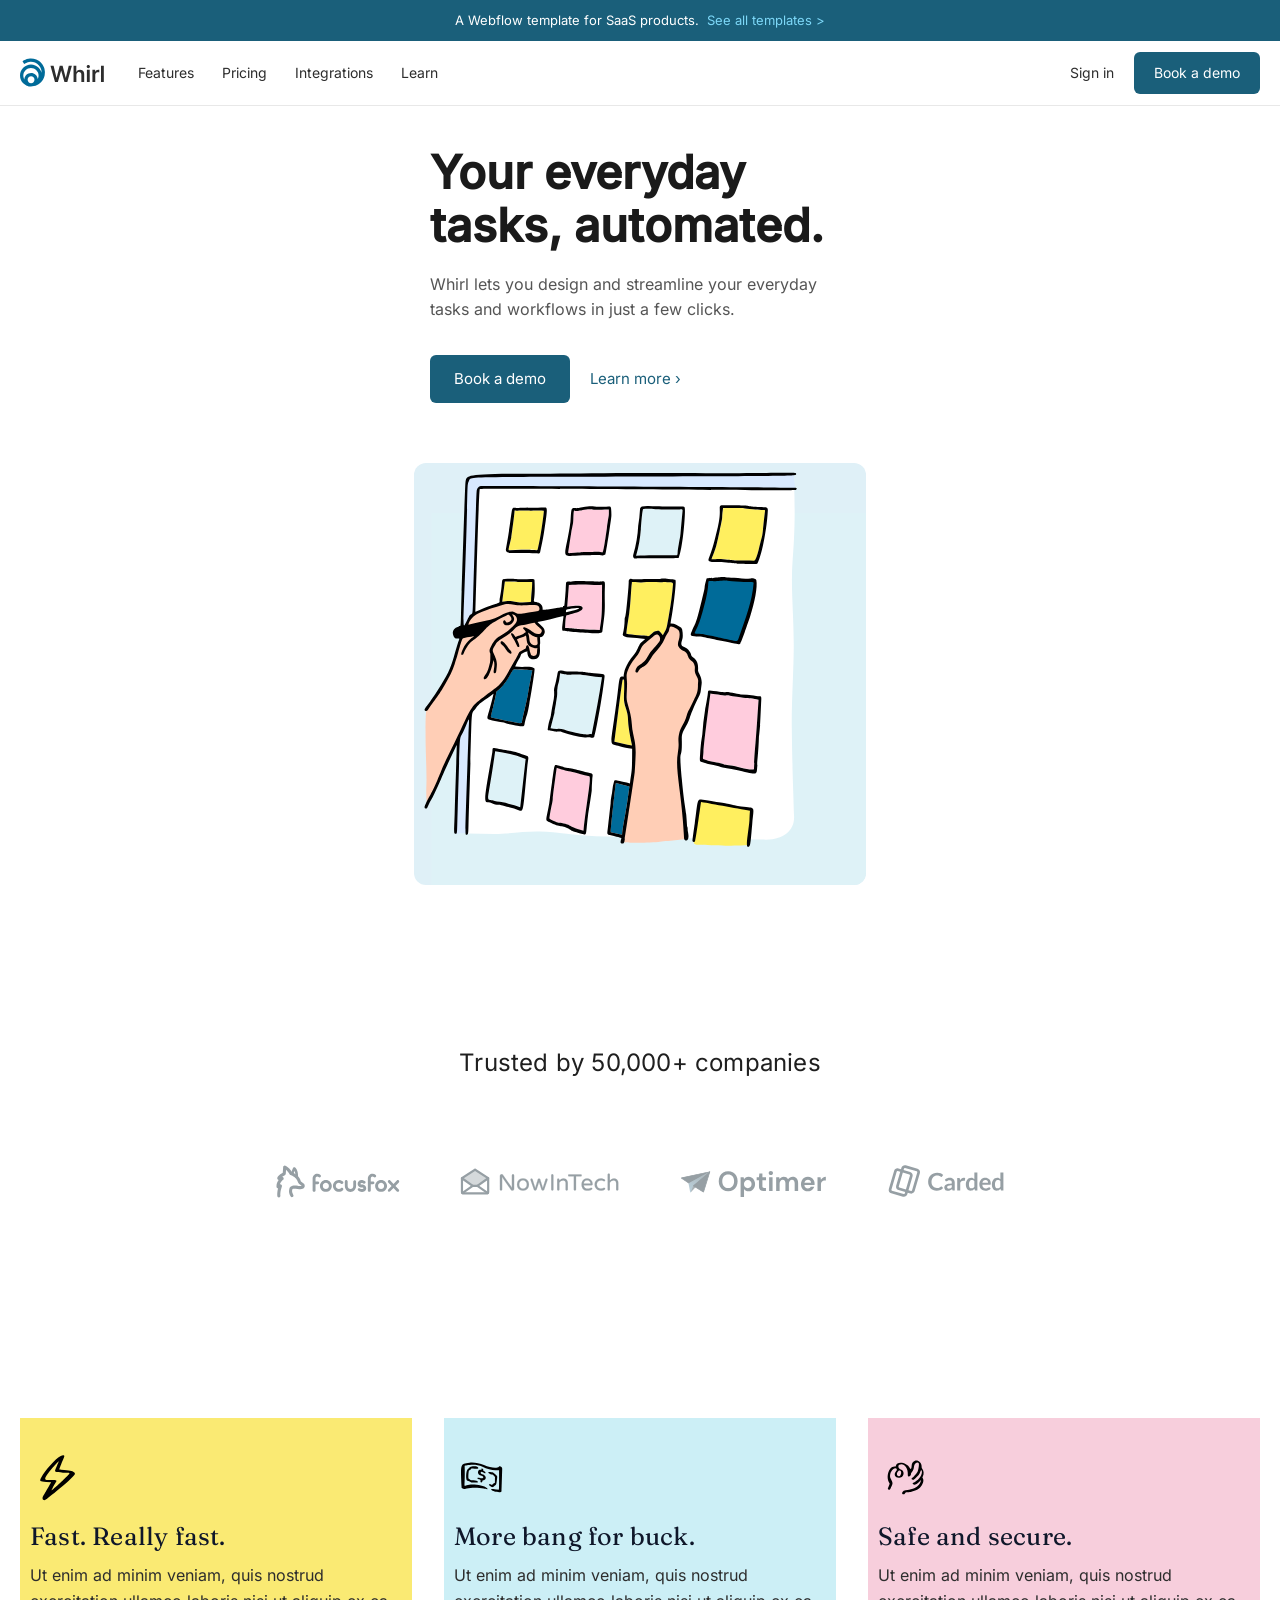
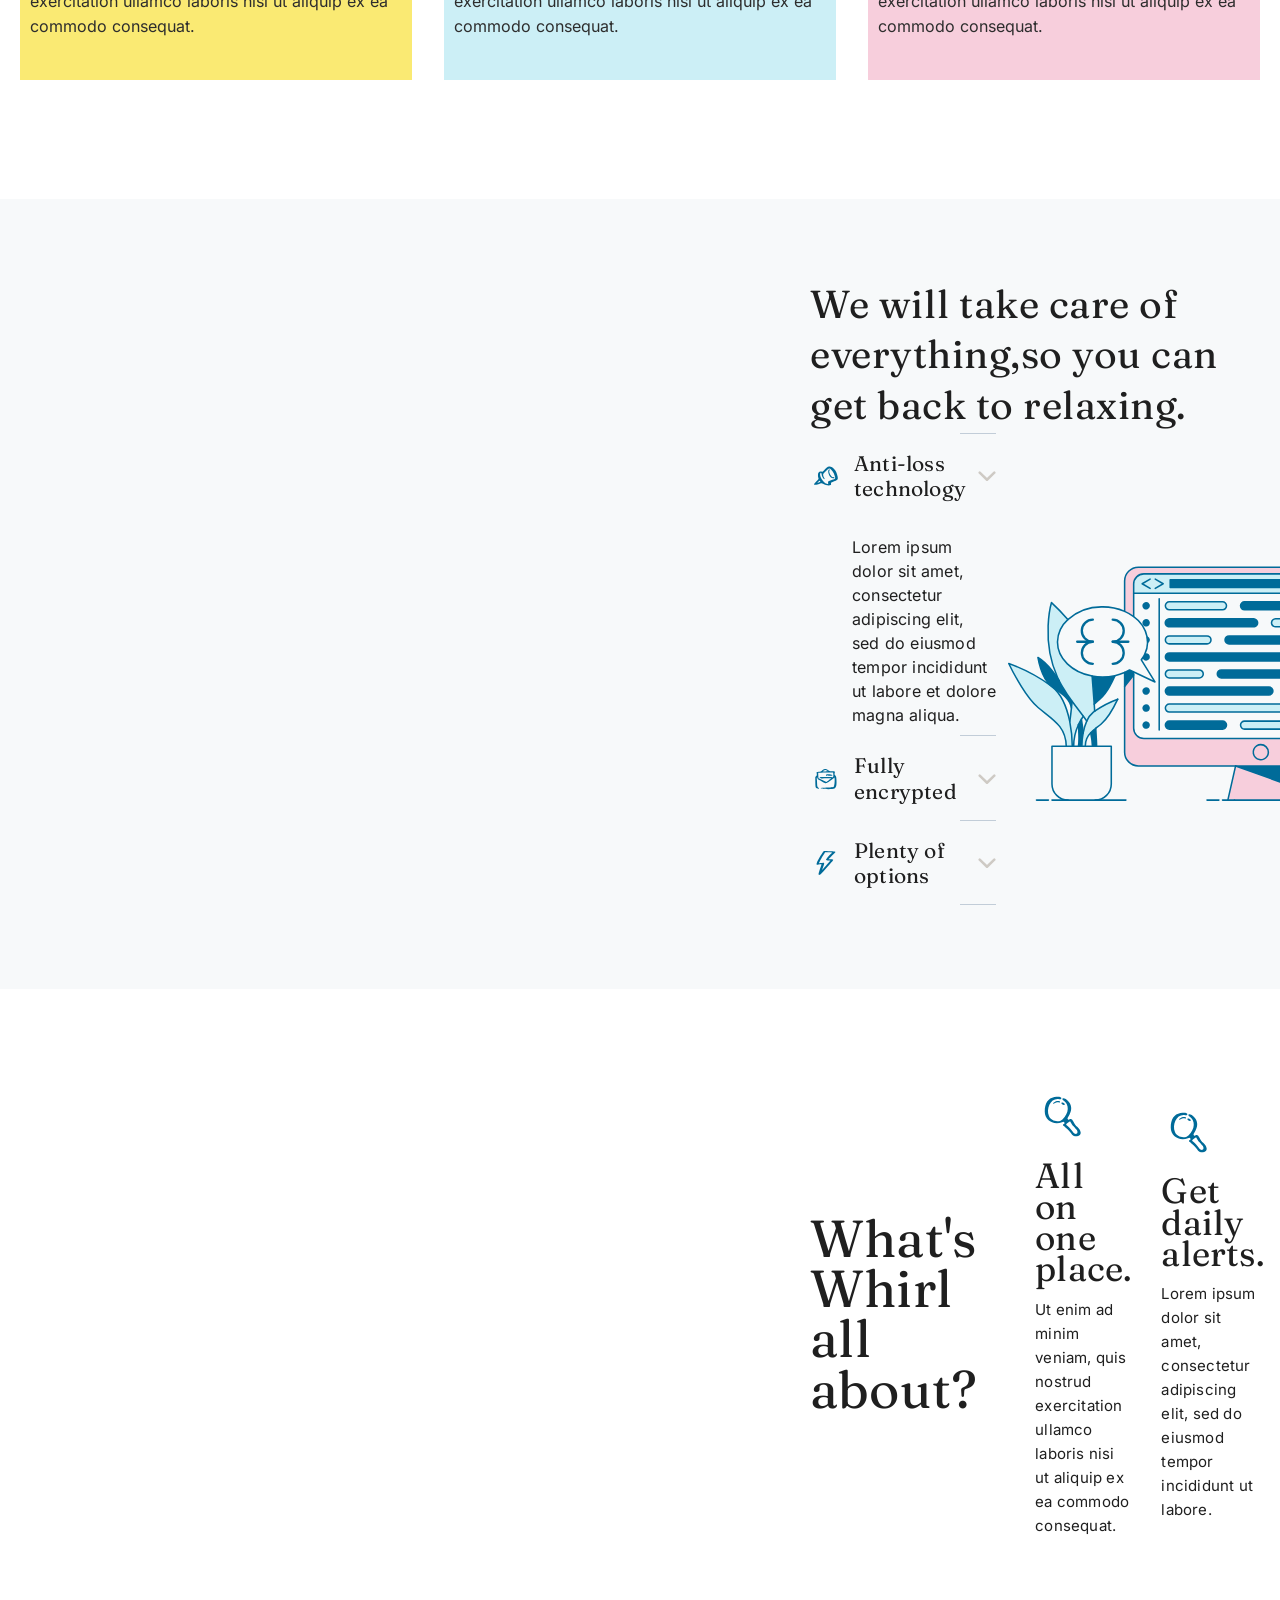
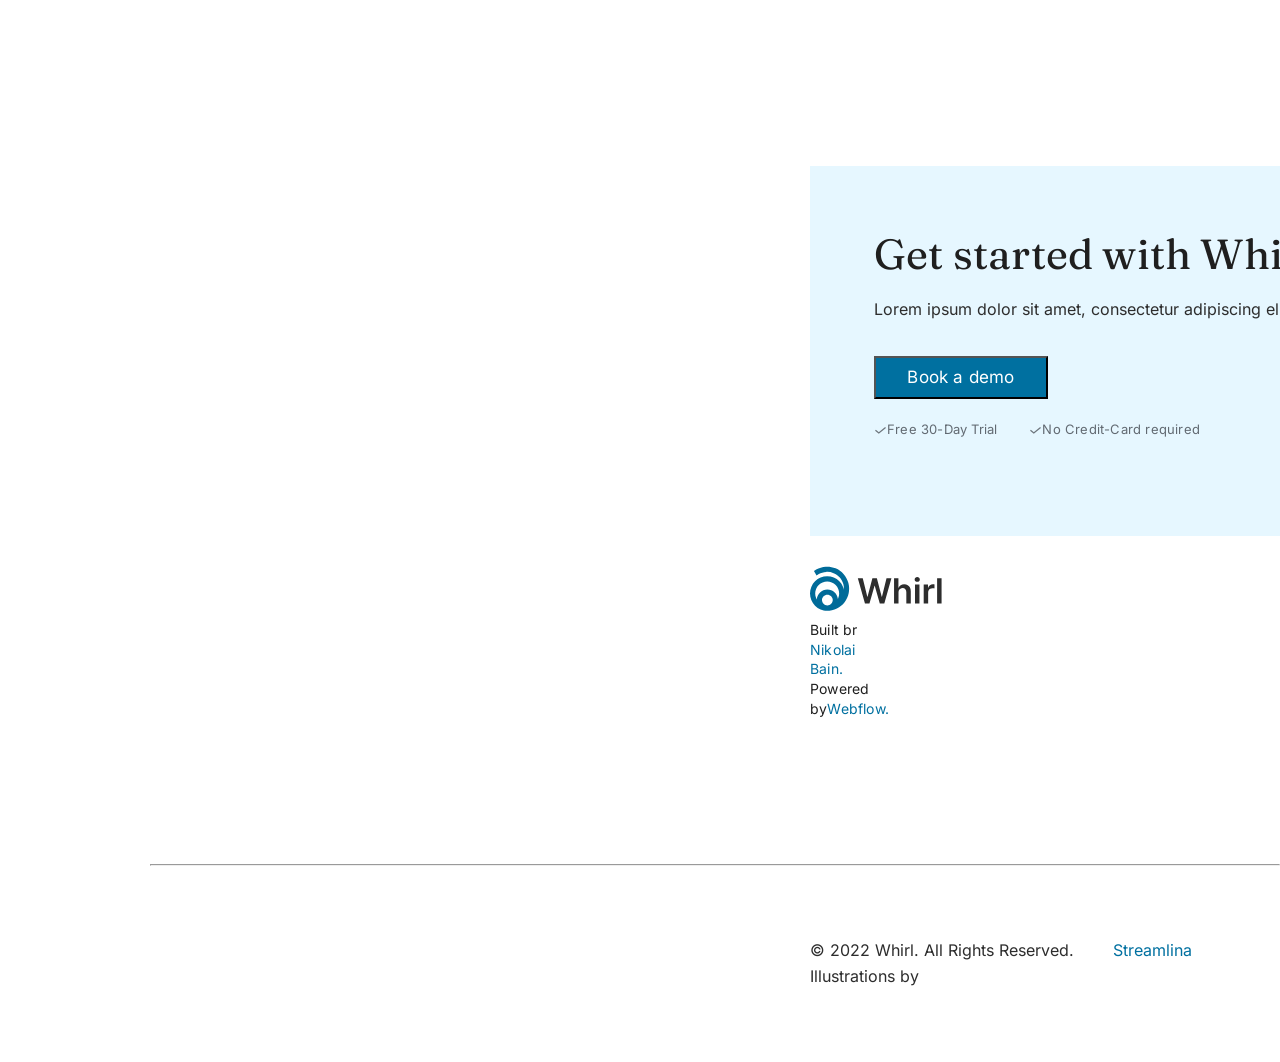
<file: index.html>
<!DOCTYPE html>
<html lang="uz">
<head>
  <meta charset="UTF-8">
  <meta name="viewport" content="width=device-width, initial-scale=1.0">
  <title>Whirl — Your everyday tasks, automated.</title>
  <link rel="stylesheet" href="./css/jamoladdin.css">
<body>

  <!-- TOP BAR -->
  <div class="topbar">
    A Webflow template for SaaS products.
    <a href="#">See all templates &gt;</a>
  </div>

  <!-- NAVBAR -->
  <nav class="navbar">
    <div class="navbar-inner">
      <a class="navbar-logo" href="#">
        <img src="img/logo.svg" alt="Whirl">
      </a>
      <ul class="navbar-links">
        <li><a href="#">Features</a></li>
        <li><a href="#">Pricing</a></li>
        <li><a href="#">Integrations</a></li>
        <li><a href="#">Learn</a></li>
      </ul>
      <div class="navbar-right">
        <a class="btn-signin" href="#">Sign in</a>
        <a class="btn-demo" href="#">Book a demo</a>
      </div>
    </div>
  </nav>

  <!-- HERO -->
  <section class="hero">
    <div class="hero-inner">
      <div class="hero-text">
        <h1>Your everyday tasks, automated.</h1>
        <p>Whirl lets you design and streamline your everyday tasks and workflows in just a few clicks.</p>
        <div class="hero-buttons">
          <a class="btn-hero-demo" href="#">Book a demo</a>
          <a class="btn-learn" href="#">Learn more &rsaquo;</a>
        </div>
      </div>
      <div class="hero-image">
        <img src="img/rangli-qog'ozlar.svg" alt="Task ">
      </div>
    </div>
  </section>

<!-- hero  -->

    <main>
      <section class="hero">
        <div class="container">
          <div class="hero-inner">
            <h2 class="hero-title">Trusted by 50,000+ companies</h2>
            <div class="hero-logos">
              <img
                src="../img/IMAGE (14).svg"
                alt="logo"
                class="hero-logo-img"
              />
              <img
                src="../img/IMAGE (15).svg"
                alt="logo"
                class="hero-logo-img"
              />
              <img
                src="../img/IMAGE (16).svg"
                alt="logo"
                class="hero-logo-img"
              />
              <img
                src="../img/IMAGE (17).svg"
                alt="logo"
                class="hero-logo-img"
              />
            </div>

            <div class="hero-box">
              <div class="hero-card">
                <img
                  src="../img/IMAGE (18).svg"
                  alt="logo"
                  class="hero-card-img"
                  width="55"
                  height="55"
                />
                <h3 class="hero-card-title">Fast. Really fast.</h3>
                <p class="hero-card-text">
                  Ut enim ad minim veniam, quis nostrud exercitation ullamco
                  laboris nisi ut aliquip ex ea commodo consequat.
                </p>
              </div>

              <div class="hero-card">
                <img
                  src="../img/IMAGE (19).svg"
                  alt="logo"
                  class="hero-card-img"
                  width="55"
                  height="55"
                />
                <h3 class="hero-card-title">More bang for buck.</h3>
                <p class="hero-card-text">
                  Ut enim ad minim veniam, quis nostrud exercitation ullamco
                  laboris nisi ut aliquip ex ea commodo consequat.
                </p>
              </div>

              <div class="hero-card">
                <img
                  src="../img/IMAGE (20).svg"
                  alt="logo"
                  class="hero-card-img"
                  width="55"
                  height="55"
                />
                <h3 class="hero-card-title">Safe and secure.</h3>
                <p class="hero-card-text">
                  Ut enim ad minim veniam, quis nostrud exercitation ullamco
                  laboris nisi ut aliquip ex ea commodo consequat.
                </p>
              </div>
            </div>
          </div>
        </div>
      </section>
    </main>
    <!-- hero  -->

    <!-- service  -->

    <section class="service">
      <div class="container">
        <div class="service-inner">
          <div class="h2 service-title">
            We will take care of everything,so you can get back to relaxing.
          </div>

          <div class="service-main">
            <div class="service-box">
            <hr class="service-hr" />
            <div class="service-cardddd">
              <div class="service-card">
                <img
                  src="../img/IMAGE (21).svg"
                  alt=""
                  class="service-card-img"
                  width="32"
                  height="32"
                />
                <h2 class="service-card-title">Anti-loss technology</h2>
                <img
                  src="../img/IMAGE (22).svg"
                  alt=""
                  class="service-card-img2"
                  width="18"
                  height="10"
                />
              </div>
              <p class="service-card-text">
                Lorem ipsum dolor sit amet, consectetur adipiscing elit, sed do
                eiusmod tempor incididunt ut labore et dolore magna aliqua.
              </p>
              <hr class="service-hr" />
            </div>

            <div class="service-card">
              <img
                src="../img/IMAGE (24).svg"
                alt=""
                class="service-card-img"
                width="32"
                height="32"
              />
              <h2 class="service-card-title">Fully encrypted</h2>
              <img
                src="../img/IMAGE (22).svg"
                alt=""
                class="service-card-img2"
                width="18"
                height="10"
              />
            </div>
            <hr class="service-hr" />


            <div class="service-card">
              <img
                src="../img/IMAGE (25).svg"
                alt=""
                class="service-card-img"
                width="32"
                height="32"
              />
              <h2 class="service-card-title">Plenty of options</h2>
              <img
                src="../img/IMAGE (22).svg"
                alt=""
                class="service-card-img2"
                width="18"
                height="10"
              />
            </div>
            <hr class="service-hr" />
          </div>

          <img src="../img/IMAGE (26).svg" alt="" class="service-main-img" width="481" height="479">
          </div>
        </div>
      </div>
    </section>
    <!-- service  -->

    <!-- about  -->

    <section class="about">
        <div class="container">
            <div class="about-inner">
                <h2 class="about-title">
                    What's Whirl all about?
                </h2>
                <div class="about-box">
                    <div class="about-box-card">
                        <img src="../img/IMAGE (27).svg" alt="" class="about-box-card-img" width="55" height="55">
                        <h2 class="about-card-title">
                            All on one place.
                        </h2>
                        <p class="about-card-text">
                            Ut enim ad minim veniam, quis nostrud exercitation ullamco laboris nisi ut aliquip ex ea commodo consequat.
                        </p>
                    </div>

                     <div class="about-box-card">
                        <img src="../img/IMAGE (27).svg" alt="" class="about-box-card-img" width="55" height="55">
                        <h2 class="about-card-title">
                            Get daily alerts.
                        </h2>
                        <p class="about-card-text">
                            Lorem ipsum dolor sit amet, consectetur adipiscing elit, sed do eiusmod tempor incididunt ut labore.
                        </p>
                    </div>

                     <div class="about-box-card">
                        <img src="../img/IMAGE (28).svg" alt="" class="about-box-card-img" width="55" height="55">
                        <h2 class="about-card-title">
                            Safe and secure.
                        </h2>
                        <p class="about-card-text">
                            Ut enim ad minim veniam, quis nostrud exercitation ullamco laboris nisi ut aliquip ex ea commodo consequat.
                        </p>
                    </div>
                </div>
            </div>
        </div>
    </section>
    <!-- about  -->
     
     <!-- footer  -->
    <section class="footer">
        <div class="container">
            <div class="footer-inner">

                <div class="main-footer">

                    <h2 class="main-title">
                        Get started with Whirl
                    </h2>

                    <p class="main-text">
                        Lorem ipsum dolor sit amet, consectetur adipiscing elit, sed do eiusmod tempor incididunt. `
                    </p>

                    <button class="main-btn">
                        Book a demo
                    </button>

                    <div class="bottom-things">
                        <p class="bottom-text"><img src="../img/Vector (2).svg" alt="" width="13" height="7">Free 30-Day
                            Trial</p>

                        <p class="bottom-text"><img src="../img/Vector (2).svg" alt="" width="13" height="7">No
                            Credit-Card
                            required</p>
                    </div>

                </div>
            </div>
        </div>
    </section>

    <!-- footer-bottom  -->

    <section class="footer-bottom">
        <div class="container">
            <div class="footer-bottom-inner">
                <div class="bottom-box">

                    <div class="bottom-logo-texts">

                        <img src="../img/logo.svg" alt="" width="135" height="47">

                        <p class="logo-text">
                            Built br <span>Nikolai Bain.</span>
                        </p>
                        <p class="logo-text">
                            Powered by<span>Webflow.</span>
                        </p>

                    </div>

                    <div class="section-nav">
                        <nav>

                            <h3 class="nav-title">
                                Info
                            </h3>

                            <ul>
                                <li class="nav-text"><a href="#">Features</a></li>
                                <li class="nav-text"><a href="#">Pricing</a></li>
                                <li class="nav-text"><a href="#">Blog</a></li>
                                <li class="nav-text"><a href="#">Support</a></li>
                                <li class="nav-text"><a href="#">Terms & Conditions</a></li>
                                <li class="nav-text"><a href="#">Privacy Policy</a></li>
                            </ul>

                        </nav>
                    </div>

                    <div class="section-nav">
                        <nav>

                            <h3 class="nav-title">
                                Admin
                            </h3>

                            <ul>
                                <li class="nav-text"><a href="#">Style Guide</a></li>
                                <li class="nav-text"><a href="#">Licenses</a></li>
                                <li class="nav-text"><a href="#">Instructions</a></li>
                                <li class="nav-text"><a href="#">Changelog</a></li>
                                <li class="nav-text"><a href="#">Password</a></li>
                                <li class="nav-text"><a href="#">404</a></li>
                            </ul>

                        </nav>
                    </div>

                    <div class="Email-things">
                        <h3 class="email-title">
                            Newsletter
                        </h3>

                        <p class="email-text">
                            Sign up for the latest news, company insights, and Whirl updates.
                        </p>

                        <img src="./img/oybekll.svg" alt="" width="215" height="44"><img src="../img/Vector (3).svg"
                            alt="" width="6" height="14">
                    </div>

                </div>
            </div>

            <hr class="big-hr">
            <div class="bottom-hr">
                <p class="bottom-hr">
                    © 2022 Whirl. All Rights Reserved. Illustrations by <span>Streamlina</span>
                </p>

                <img src="./img/oybekk3.svg" alt="" width="106" height="23">

            </div>
    </section>
    </div>
</body>
</html>
</file>
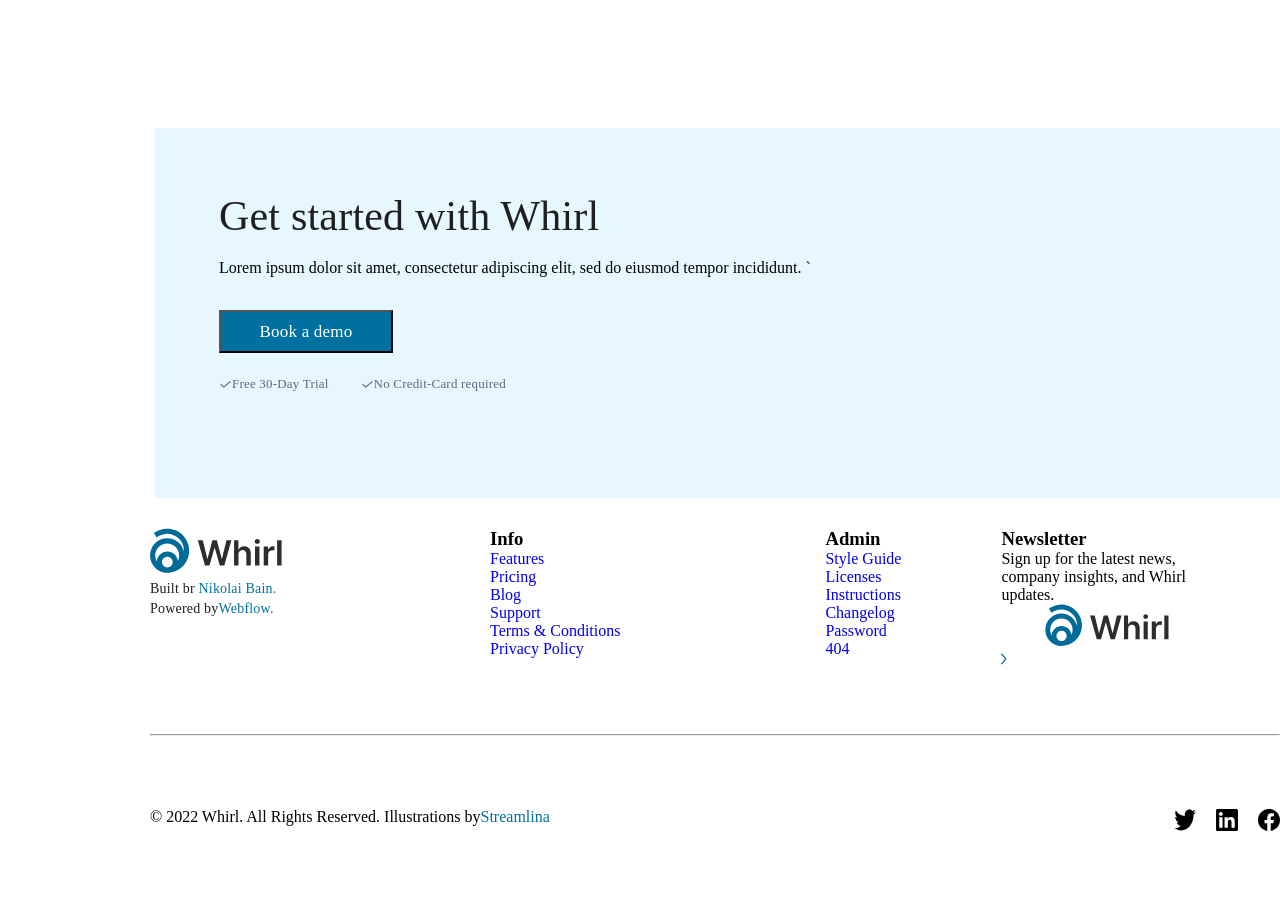
<file: pages/oybek.html>
<!DOCTYPE html>
<html lang="en">

<head>
    <meta charset="UTF-8">
    <meta name="viewport" content="width=device-width, initial-scale=1.0">
    <title>Document</title>
    <link rel="stylesheet" href="./oybek.css">
</head>

<body>
    <!-- footer  -->
    <section class="footer">
        <div class="container">
            <div class="footer-inner">

                <div class="main-footer">

                    <h2 class="main-title">
                        Get started with Whirl
                    </h2>

                    <p class="main-text">
                        Lorem ipsum dolor sit amet, consectetur adipiscing elit, sed do eiusmod tempor incididunt. `
                    </p>

                    <button class="main-btn">
                        Book a demo
                    </button>

                    <div class="bottom-things">
                        <p class="bottom-text"><img src="../img/Vector (2).svg" alt="" width="13" height="7">Free 30-Day
                            Trial</p>

                        <p class="bottom-text"><img src="../img/Vector (2).svg" alt="" width="13" height="7">No
                            Credit-Card
                            required</p>
                    </div>

                </div>
            </div>
        </div>
    </section>

    <!-- footer-bottom  -->

    <section class="footer-bottom">
        <div class="container">
            <div class="footer-bottom-inner">
                <div class="bottom-box">

                    <div class="bottom-logo-texts">

                        <img src="../img/logo.svg" alt="" width="135" height="47">

                        <p class="logo-text">
                            Built br <span>Nikolai Bain.</span>
                        </p>
                        <p class="logo-text">
                            Powered by<span>Webflow.</span>
                        </p>

                    </div>

                    <div class="section-nav">
                        <nav>

                            <h3 class="nav-title">
                                Info
                            </h3>

                            <ul>
                                <li class="nav-text"><a href="#">Features</a></li>
                                <li class="nav-text"><a href="#">Pricing</a></li>
                                <li class="nav-text"><a href="#">Blog</a></li>
                                <li class="nav-text"><a href="#">Support</a></li>
                                <li class="nav-text"><a href="#">Terms & Conditions</a></li>
                                <li class="nav-text"><a href="#">Privacy Policy</a></li>
                            </ul>

                        </nav>
                    </div>

                    <div class="section-nav">
                        <nav>

                            <h3 class="nav-title">
                                Admin
                            </h3>

                            <ul>
                                <li class="nav-text"><a href="#">Style Guide</a></li>
                                <li class="nav-text"><a href="#">Licenses</a></li>
                                <li class="nav-text"><a href="#">Instructions</a></li>
                                <li class="nav-text"><a href="#">Changelog</a></li>
                                <li class="nav-text"><a href="#">Password</a></li>
                                <li class="nav-text"><a href="#">404</a></li>
                            </ul>

                        </nav>
                    </div>

                    <div class="Email-things">
                        <h3 class="email-title">
                            Newsletter
                        </h3>

                        <p class="email-text">
                            Sign up for the latest news, company insights, and Whirl updates.
                        </p>

                        <img src="../img/logo.svg" alt="" width="215" height="44"><img src="../img/Vector (3).svg"
                            alt="" width="6" height="14">
                    </div>

                </div>
            </div>

            <hr class="big-hr">
            <div class="bottom-hr">
                <p class="bottom-hr">
                    © 2022 Whirl. All Rights Reserved. Illustrations by <span>Streamlina</span>
                </p>

                <img src="../img/Frame (13).svg" alt="" width="106" height="23">

            </div>
    </section>
    </div>
</body>

</html>
</file>
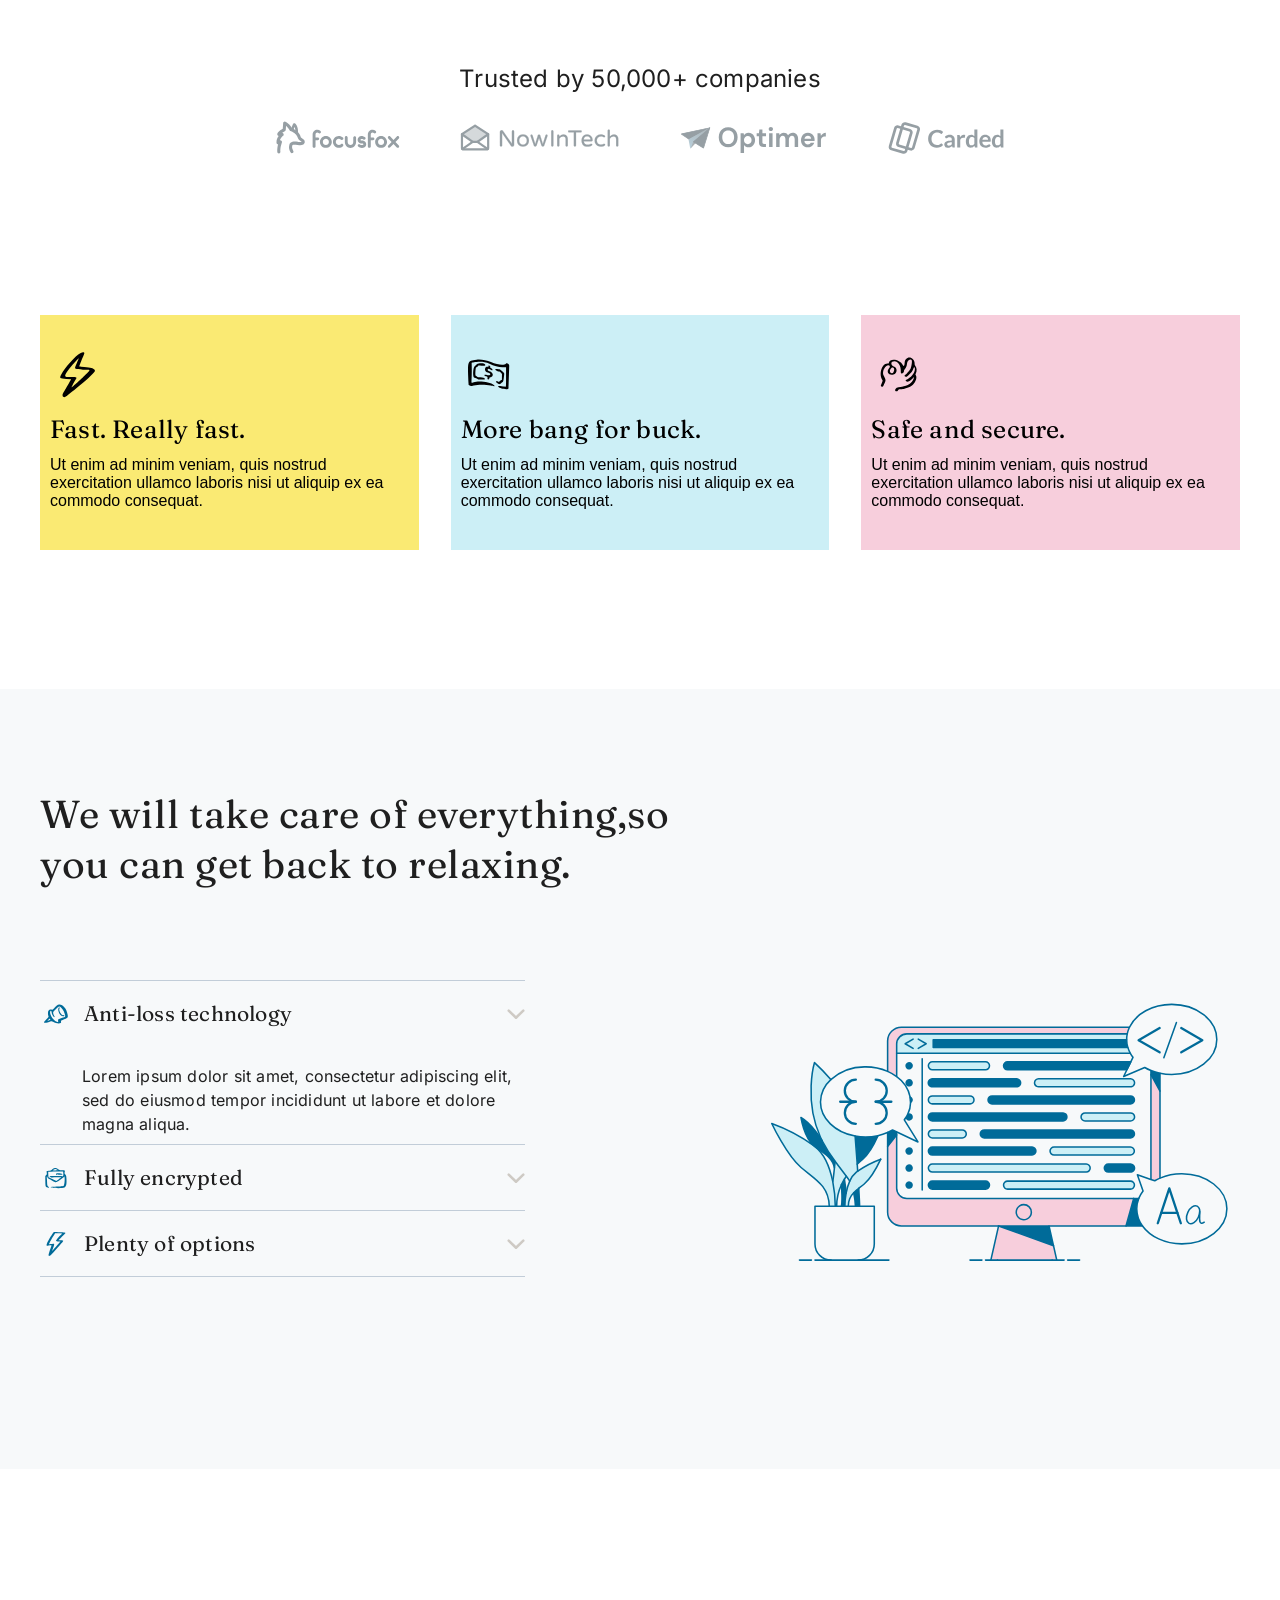
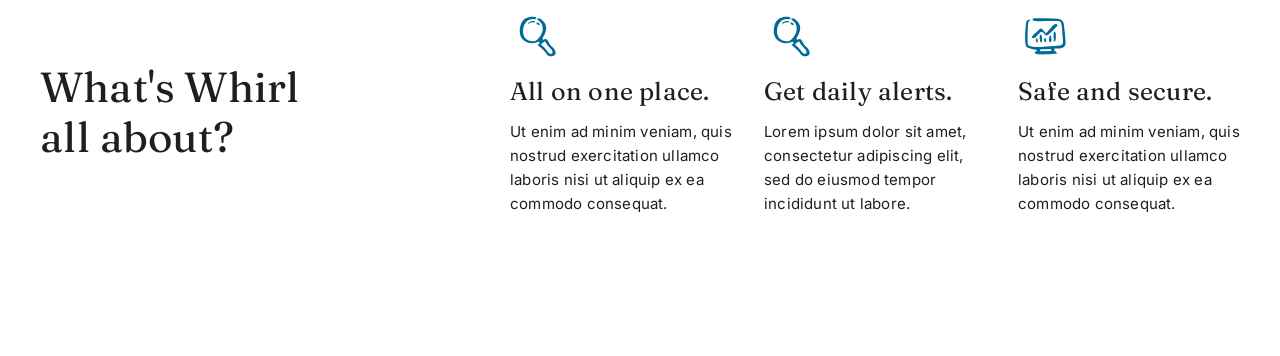
<file: pages/qodirjon.html>
<!doctype html>
<html lang="en">
  <head>
    <meta charset="UTF-8" />
    <meta name="viewport" content="width=device-width, initial-scale=1.0" />
    <title>Document</title>
    <link rel="stylesheet" href="../css/qodirjon.css" />
  </head>
  <body>
    <!-- hero  -->

    <main>
      <section class="hero">
        <div class="container">
          <div class="hero-inner">
            <h2 class="hero-title">Trusted by 50,000+ companies</h2>
            <div class="hero-logos">
              <img
                src="../img/IMAGE (14).svg"
                alt="logo"
                class="hero-logo-img"
              />
              <img
                src="../img/IMAGE (15).svg"
                alt="logo"
                class="hero-logo-img"
              />
              <img
                src="../img/IMAGE (16).svg"
                alt="logo"
                class="hero-logo-img"
              />
              <img
                src="../img/IMAGE (17).svg"
                alt="logo"
                class="hero-logo-img"
              />
            </div>

            <div class="hero-box">
              <div class="hero-card">
                <img
                  src="../img/IMAGE (18).svg"
                  alt="logo"
                  class="hero-card-img"
                  width="55"
                  height="55"
                />
                <h3 class="hero-card-title">Fast. Really fast.</h3>
                <p class="hero-card-text">
                  Ut enim ad minim veniam, quis nostrud exercitation ullamco
                  laboris nisi ut aliquip ex ea commodo consequat.
                </p>
              </div>

              <div class="hero-card">
                <img
                  src="../img/IMAGE (19).svg"
                  alt="logo"
                  class="hero-card-img"
                  width="55"
                  height="55"
                />
                <h3 class="hero-card-title">More bang for buck.</h3>
                <p class="hero-card-text">
                  Ut enim ad minim veniam, quis nostrud exercitation ullamco
                  laboris nisi ut aliquip ex ea commodo consequat.
                </p>
              </div>

              <div class="hero-card">
                <img
                  src="../img/IMAGE (20).svg"
                  alt="logo"
                  class="hero-card-img"
                  width="55"
                  height="55"
                />
                <h3 class="hero-card-title">Safe and secure.</h3>
                <p class="hero-card-text">
                  Ut enim ad minim veniam, quis nostrud exercitation ullamco
                  laboris nisi ut aliquip ex ea commodo consequat.
                </p>
              </div>
            </div>
          </div>
        </div>
      </section>
    </main>
    <!-- hero  -->

    <!-- service  -->

    <section class="service">
      <div class="container">
        <div class="service-inner">
          <div class="h2 service-title">
            We will take care of everything,so you can get back to relaxing.
          </div>

          <div class="service-main">
            <div class="service-box">
            <hr class="service-hr" />
            <div class="service-cardddd">
              <div class="service-card">
                <img
                  src="../img/IMAGE (21).svg"
                  alt=""
                  class="service-card-img"
                  width="32"
                  height="32"
                />
                <h2 class="service-card-title">Anti-loss technology</h2>
                <img
                  src="../img/IMAGE (22).svg"
                  alt=""
                  class="service-card-img2"
                  width="18"
                  height="10"
                />
              </div>
              <p class="service-card-text">
                Lorem ipsum dolor sit amet, consectetur adipiscing elit, sed do
                eiusmod tempor incididunt ut labore et dolore magna aliqua.
              </p>
              <hr class="service-hr" />
            </div>

            <div class="service-card">
              <img
                src="../img/IMAGE (24).svg"
                alt=""
                class="service-card-img"
                width="32"
                height="32"
              />
              <h2 class="service-card-title">Fully encrypted</h2>
              <img
                src="../img/IMAGE (22).svg"
                alt=""
                class="service-card-img2"
                width="18"
                height="10"
              />
            </div>
            <hr class="service-hr" />


            <div class="service-card">
              <img
                src="../img/IMAGE (25).svg"
                alt=""
                class="service-card-img"
                width="32"
                height="32"
              />
              <h2 class="service-card-title">Plenty of options</h2>
              <img
                src="../img/IMAGE (22).svg"
                alt=""
                class="service-card-img2"
                width="18"
                height="10"
              />
            </div>
            <hr class="service-hr" />
          </div>

          <img src="../img/IMAGE (26).svg" alt="" class="service-main-img" width="481" height="479">
          </div>
        </div>
      </div>
    </section>
    <!-- service  -->

    <!-- about  -->

    <section class="about">
        <div class="container">
            <div class="about-inner">
                <h2 class="about-title">
                    What's Whirl all about?
                </h2>
                <div class="about-box">
                    <div class="about-box-card">
                        <img src="../img/IMAGE (27).svg" alt="" class="about-box-card-img" width="55" height="55">
                        <h2 class="about-card-title">
                            All on one place.
                        </h2>
                        <p class="about-card-text">
                            Ut enim ad minim veniam, quis nostrud exercitation ullamco laboris nisi ut aliquip ex ea commodo consequat.
                        </p>
                    </div>

                     <div class="about-box-card">
                        <img src="../img/IMAGE (27).svg" alt="" class="about-box-card-img" width="55" height="55">
                        <h2 class="about-card-title">
                            Get daily alerts.
                        </h2>
                        <p class="about-card-text">
                            Lorem ipsum dolor sit amet, consectetur adipiscing elit, sed do eiusmod tempor incididunt ut labore.
                        </p>
                    </div>

                     <div class="about-box-card">
                        <img src="../img/IMAGE (28).svg" alt="" class="about-box-card-img" width="55" height="55">
                        <h2 class="about-card-title">
                            Safe and secure.
                        </h2>
                        <p class="about-card-text">
                            Ut enim ad minim veniam, quis nostrud exercitation ullamco laboris nisi ut aliquip ex ea commodo consequat.
                        </p>
                    </div>
                </div>
            </div>
        </div>
    </section>
    <!-- about  -->
  </body>
</html>
</file>
<file: css/jamoladdin.css>
/* fraunces-100 - latin */
@font-face {
  font-display: swap; /* Check https://developer.mozilla.org/en-US/docs/Web/CSS/@font-face/font-display for other options. */
  font-family: 'Fraunces';
  font-style: normal;
  font-weight: 100;
  src: url('../fonts/fraunces-v38-latin-100.woff2') format('woff2'); /* Chrome 36+, Opera 23+, Firefox 39+, Safari 12+, iOS 10+ */
}
/* fraunces-200 - latin */
@font-face {
  font-display: swap; /* Check https://developer.mozilla.org/en-US/docs/Web/CSS/@font-face/font-display for other options. */
  font-family: 'Fraunces';
  font-style: normal;
  font-weight: 200;
  src: url('../fonts/fraunces-v38-latin-200.woff2') format('woff2'); /* Chrome 36+, Opera 23+, Firefox 39+, Safari 12+, iOS 10+ */
}
/* fraunces-300 - latin */
@font-face {
  font-display: swap; /* Check https://developer.mozilla.org/en-US/docs/Web/CSS/@font-face/font-display for other options. */
  font-family: 'Fraunces';
  font-style: normal;
  font-weight: 300;
  src: url('../fonts/fraunces-v38-latin-300.woff2') format('woff2'); /* Chrome 36+, Opera 23+, Firefox 39+, Safari 12+, iOS 10+ */
}
/* fraunces-regular - latin */
@font-face {
  font-display: swap; /* Check https://developer.mozilla.org/en-US/docs/Web/CSS/@font-face/font-display for other options. */
  font-family: 'Fraunces';
  font-style: normal;
  font-weight: 400;
  src: url('../fonts/fraunces-v38-latin-regular.woff2') format('woff2'); /* Chrome 36+, Opera 23+, Firefox 39+, Safari 12+, iOS 10+ */
}
/* fraunces-500 - latin */
@font-face {
  font-display: swap; /* Check https://developer.mozilla.org/en-US/docs/Web/CSS/@font-face/font-display for other options. */
  font-family: 'Fraunces';
  font-style: normal;
  font-weight: 500;
  src: url('../fonts/fraunces-v38-latin-500.woff2') format('woff2'); /* Chrome 36+, Opera 23+, Firefox 39+, Safari 12+, iOS 10+ */
}
/* fraunces-600 - latin */
@font-face {
  font-display: swap; /* Check https://developer.mozilla.org/en-US/docs/Web/CSS/@font-face/font-display for other options. */
  font-family: 'Fraunces';
  font-style: normal;
  font-weight: 600;
  src: url('../fonts/fraunces-v38-latin-600.woff2') format('woff2'); /* Chrome 36+, Opera 23+, Firefox 39+, Safari 12+, iOS 10+ */
}
/* fraunces-700 - latin */
@font-face {
  font-display: swap; /* Check https://developer.mozilla.org/en-US/docs/Web/CSS/@font-face/font-display for other options. */
  font-family: 'Fraunces';
  font-style: normal;
  font-weight: 700;
  src: url('../fonts/fraunces-v38-latin-700.woff2') format('woff2'); /* Chrome 36+, Opera 23+, Firefox 39+, Safari 12+, iOS 10+ */
}
/* fraunces-800 - latin */
@font-face {
  font-display: swap; /* Check https://developer.mozilla.org/en-US/docs/Web/CSS/@font-face/font-display for other options. */
  font-family: 'Fraunces';
  font-style: normal;
  font-weight: 800;
  src: url('../fonts/fraunces-v38-latin-800.woff2') format('woff2'); /* Chrome 36+, Opera 23+, Firefox 39+, Safari 12+, iOS 10+ */
}
/* fraunces-900 - latin */
@font-face {
  font-display: swap; /* Check https://developer.mozilla.org/en-US/docs/Web/CSS/@font-face/font-display for other options. */
  font-family: 'Fraunces';
  font-style: normal;
  font-weight: 900;
  src: url('../fonts/fraunces-v38-latin-900.woff2') format('woff2'); /* Chrome 36+, Opera 23+, Firefox 39+, Safari 12+, iOS 10+ */
}
/* inter-100 - latin */
@font-face {
  font-display: swap; /* Check https://developer.mozilla.org/en-US/docs/Web/CSS/@font-face/font-display for other options. */
  font-family: 'Inter';
  font-style: normal;
  font-weight: 100;
  src: url('../fonts/inter-v20-latin-100.woff2') format('woff2'); /* Chrome 36+, Opera 23+, Firefox 39+, Safari 12+, iOS 10+ */
}
/* inter-200 - latin */
@font-face {
  font-display: swap; /* Check https://developer.mozilla.org/en-US/docs/Web/CSS/@font-face/font-display for other options. */
  font-family: 'Inter';
  font-style: normal;
  font-weight: 200;
  src: url('../fonts/inter-v20-latin-200.woff2') format('woff2'); /* Chrome 36+, Opera 23+, Firefox 39+, Safari 12+, iOS 10+ */
}
/* inter-300 - latin */
@font-face {
  font-display: swap; /* Check https://developer.mozilla.org/en-US/docs/Web/CSS/@font-face/font-display for other options. */
  font-family: 'Inter';
  font-style: normal;
  font-weight: 300;
  src: url('../fonts/inter-v20-latin-300.woff2') format('woff2'); /* Chrome 36+, Opera 23+, Firefox 39+, Safari 12+, iOS 10+ */
}
/* inter-regular - latin */
@font-face {
  font-display: swap; /* Check https://developer.mozilla.org/en-US/docs/Web/CSS/@font-face/font-display for other options. */
  font-family: 'Inter';
  font-style: normal;
  font-weight: 400;
  src: url('../fonts/inter-v20-latin-regular.woff2') format('woff2'); /* Chrome 36+, Opera 23+, Firefox 39+, Safari 12+, iOS 10+ */
}
/* inter-500 - latin */
@font-face {
  font-display: swap; /* Check https://developer.mozilla.org/en-US/docs/Web/CSS/@font-face/font-display for other options. */
  font-family: 'Inter';
  font-style: normal;
  font-weight: 500;
  src: url('../fonts/inter-v20-latin-500.woff2') format('woff2'); /* Chrome 36+, Opera 23+, Firefox 39+, Safari 12+, iOS 10+ */
}

* {
  padding: 0;
  margin: 0;
  box-sizing: border-box;
}

body {
  font-family: -apple-system, BlinkMacSystemFont, 'Segoe UI', Roboto, 'Inter', sans-serif;
  background: #fff;
  color: #2d2d2d;
  line-height: 1.6;
}

h2, h3 {
  font-family: 'Playfair Display', serif;
  color: #0f172a;
}

/* ================================================================
   TOPBAR
   ================================================================ */
.topbar {
  background: #1a5f7a;
  text-align: center;
  padding: 10px 20px;
  font-size: 13px;
  color: #fff;
}

.topbar a {
  color: #7dd8f8;
  text-decoration: none;
  margin-left: 4px;
}

/* ================================================================
   NAVBAR
   ================================================================ */
.navbar {
  border-bottom: 1px solid #e8e8e8;
  padding: 0 20px;
}

.navbar-inner {
  max-width: 1410px;
  margin: 0 auto;
  height: 64px;
  display: flex;
  align-items: center;
  gap: 32px;
}

.navbar-logo {
  display: flex;
  align-items: center;
  text-decoration: none;
  flex-shrink: 0;
}

.navbar-logo img {
  height: 30px;
}

.navbar-links {
  display: flex;
  align-items: center;
  gap: 28px;
  list-style: none;
}

.navbar-links a {
  font-size: 14px;
  color: #2d2d2d;
  text-decoration: none;
}

.navbar-links a:hover {
  color: #006b99;
}

.navbar-right {
  margin-left: auto;
  display: flex;
  align-items: center;
  gap: 20px;
}

.btn-signin {
  font-size: 14px;
  color: #2d2d2d;
  text-decoration: none;
}

.btn-demo {
  background: #1a5f7a;
  color: #fff;
  font-size: 14px;
  padding: 10px 20px;
  border-radius: 6px;
  text-decoration: none;
  white-space: nowrap;
}

.btn-demo:hover {
  background: #155068;
}

/* ================================================================
   HERO (index)
   ================================================================ */
.hero {
  padding: 60px 20px 80px;
}

.hero-inner {
  max-width: 1400px;
  margin: 0 auto;
  display: flex;
  align-items: center;
  justify-content: space-between;
  gap: 60px;
}

.hero-text {
  max-width: 420px;
  flex-shrink: 0;
}

.hero-text h1 {
  font-size: 46px;
  font-weight: 800;
  line-height: 1.15;
  color: #1a1a1a;
  margin-bottom: 20px;
}

.hero-text p {
  font-size: 16px;
  color: #555;
  line-height: 1.6;
  margin-bottom: 32px;
}

.hero-buttons {
  display: flex;
  align-items: center;
  gap: 20px;
}

.btn-hero-demo {
  background: #1a5f7a;
  color: #fff;
  font-size: 15px;
  padding: 12px 24px;
  border-radius: 6px;
  text-decoration: none;
}

.btn-hero-demo:hover {
  background: #155068;
}

.btn-learn {
  font-size: 15px;
  color: #1a5f7a;
  text-decoration: none;
  display: flex;
  align-items: center;
  gap: 6px;
}

.btn-learn:hover {
  text-decoration: underline;
}

.hero-image {
  flex: 1;
  max-width: 560px;
  background: #dff0f7;
  border-radius: 12px;
  overflow: hidden;
  display: flex;
  align-items: center;
  justify-content: center;
}

.hero-image img {
  width: 100%;
  height: auto;
  display: block;
}

/* hero  */

.hero {
    padding-top: 40px;
    padding-bottom: 119px;
}
.hero-inner {
    display: flex;
    flex-direction: column;
    align-items: center;
}
.hero-title {
    font-family: Inter;
font-weight: 400;
font-style: Regular;
font-size: 24px;
line-height: 37.5px;
letter-spacing: 0.2px;
text-align: center;
color: #1F1F1F;
padding-bottom: 23px;
}
.hero-logos {
    display: flex;
    justify-content: space-between;
    align-items: center;
    gap: 60px;
    margin-bottom: 160px;
}

.hero-box {
    display: flex;
    justify-content: space-between;
    gap: 32px;
}
.hero-card {
    padding: 32px 10px 40px;
}

.hero-card-title {
    font-family: Fraunces;
font-weight: 400;
font-style: Regular;
font-size: 25px;
line-height: 31.25px;
letter-spacing: 0.2px;
margin-top: 8px;
margin-bottom: 11px;
}


.hero-card:nth-child(1) {
    background-color: #FAEA73;
}

.hero-card:nth-child(2) {
    background-color: #CCEFF6;
}

.hero-card:nth-child(3) {
    background-color:#F7CEDC;
}


/* service  */

.service {
    padding-top: 80px;
    padding-bottom: 80px;
    background-color: #F7F9FA;
    margin-left: auto;
    margin-right: auto;
}

.service-title {
    max-width: 629px;
    font-family: Fraunces;
font-weight: 400;
font-style: Regular;
font-size: 39px;
line-height: 50.4px;
letter-spacing: 0.5px;
color: #1F1F1F;
margin-left: 810px;

}
.service-main {
    display: flex;
    justify-content: space-between;
    align-items: center;
    margin-left: auto;
    margin-left: auto;
}
.service-box {
    max-width: 500px;
    margin-left: 810px;
    
}
.service-hr {
    margin: 0;
    border: none;
    max-width: 485px;
    height: 2px;
    border-top: 1px solid #C2CDD8;
    margin-left: 150px;
   } 

.service-card {
    display: flex;
    align-items: center;
    gap: 12px;
    justify-content: space-between;
    padding: 16px 0;
    cursor: pointer;
    margin-left: 200;
    
}
.service-main-img{
    
    margin-right: 790px;
}

.service-card-title {
     font-family: Fraunces;
    font-weight: 400;
    font-size: 21px;
    line-height: 25.2px;
    letter-spacing: 0.2px;
    color: #1F1F1F;
    margin-top: 0;      
    flex: 1;
     margin-left: 0px;
    

}

.service-card-text {
    font-family: Inter;
font-weight: 400;
font-style: Regular;
font-size: 16px;
line-height: 24px;
letter-spacing: 0.2px;
margin-top: 18px;
color: #1F1F1F;
margin-left: 42px;
margin-bottom: 8px;
}


/* about  */

.about {
    padding: 100px 0;
}
.about-inner {
    display: flex;
    align-items: center;
    justify-content: space-between;
    gap: 58px;
}
.about-title {
    max-width: 300px;
    font-family: Fraunces;
font-weight: 400;
font-style: Regular;
font-size: 52px;
line-height: 50.4px;
letter-spacing: 0.2px;
color: #1F1F1F;
margin-left: 810px;
}
.about-box {
    display: flex;
    justify-content: space-between;
    align-items: center;
    gap: 30px;
    margin-left: auto;
    margin-right: 790px;
}

.about-card-title {
    font-family: Fraunces;
font-weight: 400;
font-style: Regular;
font-size: 35px;
line-height: 31.25px;
letter-spacing: 0.2px;
color: #1F1F1F;
margin-top: 8px;
}
.about-card-text {
    font-family: Inter;
    font-weight: 400;
    font-style: Regular;
    font-size: 15px;
    line-height: 24px;
    letter-spacing: 0.2px;
    color: #1F1F1F;
    margin-top: 13px;
}

.about-box-card {
    max-width: 250px;
}

/* footer  */

.footer {
    margin-top: 56px;
    width: 1400px;
    height: 370px;
    background-color: #E6F7FF;
    margin-left: 810px;
    margin-bottom: 30px;

}

.main-footer {
    margin-left: 64px;
}
.main-title {
    
    padding-top: 63px;
    padding-bottom: 18px;
    font-family: Fraunces;
font-weight: 400;
font-style: Regular;
font-size: 42px;

line-height: 50.4px;
letter-spacing: 0.2px;
color: #1F1F1F
}
.main-text {
    padding-top: 21;
    padding-bottom: 33px;
}
.main-btn {
    margin-bottom: 20px;
width: 174px;
height: 43px;
background: #0070A0;
font-family: Inter;
font-weight: 400;
font-style: Regular;
font-size: 17px;

line-height: 27px;
letter-spacing: 0.2px;
text-align: center;
color: white;
}

.bottom-things {
    display: flex;
    align-items: center;
    gap: 32px;
}

.bottom-text {
    font-family: Inter;
font-weight: 400;
font-style: Regular;
font-size: 13px;

line-height: 21px;
letter-spacing: 0.2px;
color: #626A72;
}

/* footer-bottom  */

.footer {
    margin-top: 128px;
    margin-left: 810px;
}

.main-footer {
    margin-left: 64px;
}

span {
    color: #0070A0;
    
}
.bottom-logo-texts {
    margin-left: 660px;
}
.bottom-box {
    display: flex;

}
.footer-bottom {
    margin-left: 150px;
}

.logo-text {
    font-family: Inter;
font-weight: 400;
font-style: Regular;
font-size: 14px;
margin-right: 790px;
line-height: 19.6px;
letter-spacing: 0.2px;
color: #1F1F1F;
}
.section-nav {
    padding-left: 205px;
    
}
.section-nav ul, li, a {
    text-decoration: none;
    list-style-type: none;
}

.Email-things {
    max-width: 216px;
    max-height: 216px;
    padding-left: 100px;
}

.bottom-hr {
    padding-top: 36px;
    margin-bottom: 36px;
    max-width: 1130px;
    display: flex;
    justify-content: space-between;
    margin-left: 330px;
}
.bottom-hr img {
    max-width: 1410px;
    padding-top: 36px;
}
.big-hr {
    margin-top: 64px;
    
}
</file>
<file: pages/oybek.css>
* {
    margin: 0;
    padding: 0;
}


/* footer  */

.footer {
    margin-top: 56px;
    width: 1130px;
    height: 370px;
    background-color: #E6F7FF;
    margin-left: 155px;
    margin-bottom: 30px;
}
.container {
}
.footer-inner {
}
.main-footer {
    margin-left: 64px;
}
.main-title {
    
    padding-top: 63px;
    padding-bottom: 18px;
    font-family: Fraunces;
font-weight: 400;
font-style: Regular;
font-size: 42px;
leading-trim: NONE;
line-height: 50.4px;
letter-spacing: 0.2px;
color: #1F1F1F
}
.main-text {
    padding-top: 21;
    padding-bottom: 33px;
}
.main-btn {
    margin-bottom: 20px;
width: 174px;
height: 43px;
background: #0070A0;
font-family: Inter;
font-weight: 400;
font-style: Regular;
font-size: 17px;
leading-trim: NONE;
line-height: 27px;
letter-spacing: 0.2px;
text-align: center;
color: white;
}

.bottom-things {
    display: flex;
    align-items: center;
    gap: 32px;
}

.bottom-text {
    font-family: Inter;
font-weight: 400;
font-style: Regular;
font-size: 13px;
leading-trim: NONE;
line-height: 21px;
letter-spacing: 0.2px;
color: #626A72;
}

/* footer-bottom  */

.footer {
    margin-top: 128px;
}
.container {
}
.footer-inner {
}
.main-footer {
    margin-left: 64px;
}
.main-title {
}
.main-text {
}
span {
    color: #0070A0;
}
.main-btn {
}
.bottom-things {
}
.bottom-text {
}
.bottom-box {
    display: flex;

}
.footer-bottom {
    margin-left: 150px;
}
.footer-bottom-inner {
}
.bottom-logo-texts {
}
.logo-text {
    font-family: Inter;
font-weight: 400;
font-style: Regular;
font-size: 14px;
leading-trim: NONE;
line-height: 19.6px;
letter-spacing: 0.2px;
color: #1F1F1F;
}
.section-nav {
    padding-left: 205px;
}
.section-nav ul, li, a {
    text-decoration: none;
    list-style-type: none;
}
.nav-title {
}
.nav-text {
}
.Email-things {
    max-width: 216px;
    max-height: 216px;
    padding-left: 100px;
}
.email-title {
}
.email-text {
}
.bottom-hr {
    padding-top: 36px;
    margin-bottom: 36px;
    max-width: 1130px;
    display: flex;
    justify-content: space-between;
}
.bottom-hr img {
    max-width: 1130px;
    padding-top: 36px;
}
.big-hr {
    margin-top: 64px;
}
</file>
<file: css/qodirjon.css>
* {
  padding: 0;
  margin: 0;
  box-sizing: border-box;
}

.container {
  max-width: 1200px;
  padding: 20px 0;
  margin: 0 auto;
}

a {
  text-decoration: none;
}

ul, ol {
  list-style-type: none;
}

body{
    font-family: Arial, sans-serif;
}



/* fraunces-100 - latin */
@font-face {
  font-display: swap; /* Check https://developer.mozilla.org/en-US/docs/Web/CSS/@font-face/font-display for other options. */
  font-family: 'Fraunces';
  font-style: normal;
  font-weight: 100;
  src: url('../fonts/fraunces-v38-latin-100.woff2') format('woff2'); /* Chrome 36+, Opera 23+, Firefox 39+, Safari 12+, iOS 10+ */
}
/* fraunces-200 - latin */
@font-face {
  font-display: swap; /* Check https://developer.mozilla.org/en-US/docs/Web/CSS/@font-face/font-display for other options. */
  font-family: 'Fraunces';
  font-style: normal;
  font-weight: 200;
  src: url('../fonts/fraunces-v38-latin-200.woff2') format('woff2'); /* Chrome 36+, Opera 23+, Firefox 39+, Safari 12+, iOS 10+ */
}
/* fraunces-300 - latin */
@font-face {
  font-display: swap; /* Check https://developer.mozilla.org/en-US/docs/Web/CSS/@font-face/font-display for other options. */
  font-family: 'Fraunces';
  font-style: normal;
  font-weight: 300;
  src: url('../fonts/fraunces-v38-latin-300.woff2') format('woff2'); /* Chrome 36+, Opera 23+, Firefox 39+, Safari 12+, iOS 10+ */
}
/* fraunces-regular - latin */
@font-face {
  font-display: swap; /* Check https://developer.mozilla.org/en-US/docs/Web/CSS/@font-face/font-display for other options. */
  font-family: 'Fraunces';
  font-style: normal;
  font-weight: 400;
  src: url('../fonts/fraunces-v38-latin-regular.woff2') format('woff2'); /* Chrome 36+, Opera 23+, Firefox 39+, Safari 12+, iOS 10+ */
}
/* fraunces-500 - latin */
@font-face {
  font-display: swap; /* Check https://developer.mozilla.org/en-US/docs/Web/CSS/@font-face/font-display for other options. */
  font-family: 'Fraunces';
  font-style: normal;
  font-weight: 500;
  src: url('../fonts/fraunces-v38-latin-500.woff2') format('woff2'); /* Chrome 36+, Opera 23+, Firefox 39+, Safari 12+, iOS 10+ */
}
/* fraunces-600 - latin */
@font-face {
  font-display: swap; /* Check https://developer.mozilla.org/en-US/docs/Web/CSS/@font-face/font-display for other options. */
  font-family: 'Fraunces';
  font-style: normal;
  font-weight: 600;
  src: url('../fonts/fraunces-v38-latin-600.woff2') format('woff2'); /* Chrome 36+, Opera 23+, Firefox 39+, Safari 12+, iOS 10+ */
}
/* fraunces-700 - latin */
@font-face {
  font-display: swap; /* Check https://developer.mozilla.org/en-US/docs/Web/CSS/@font-face/font-display for other options. */
  font-family: 'Fraunces';
  font-style: normal;
  font-weight: 700;
  src: url('../fonts/fraunces-v38-latin-700.woff2') format('woff2'); /* Chrome 36+, Opera 23+, Firefox 39+, Safari 12+, iOS 10+ */
}
/* fraunces-800 - latin */
@font-face {
  font-display: swap; /* Check https://developer.mozilla.org/en-US/docs/Web/CSS/@font-face/font-display for other options. */
  font-family: 'Fraunces';
  font-style: normal;
  font-weight: 800;
  src: url('../fonts/fraunces-v38-latin-800.woff2') format('woff2'); /* Chrome 36+, Opera 23+, Firefox 39+, Safari 12+, iOS 10+ */
}
/* fraunces-900 - latin */
@font-face {
  font-display: swap; /* Check https://developer.mozilla.org/en-US/docs/Web/CSS/@font-face/font-display for other options. */
  font-family: 'Fraunces';
  font-style: normal;
  font-weight: 900;
  src: url('../fonts/fraunces-v38-latin-900.woff2') format('woff2'); /* Chrome 36+, Opera 23+, Firefox 39+, Safari 12+, iOS 10+ */
}
/* inter-100 - latin */
@font-face {
  font-display: swap; /* Check https://developer.mozilla.org/en-US/docs/Web/CSS/@font-face/font-display for other options. */
  font-family: 'Inter';
  font-style: normal;
  font-weight: 100;
  src: url('../fonts/inter-v20-latin-100.woff2') format('woff2'); /* Chrome 36+, Opera 23+, Firefox 39+, Safari 12+, iOS 10+ */
}
/* inter-200 - latin */
@font-face {
  font-display: swap; /* Check https://developer.mozilla.org/en-US/docs/Web/CSS/@font-face/font-display for other options. */
  font-family: 'Inter';
  font-style: normal;
  font-weight: 200;
  src: url('../fonts/inter-v20-latin-200.woff2') format('woff2'); /* Chrome 36+, Opera 23+, Firefox 39+, Safari 12+, iOS 10+ */
}
/* inter-300 - latin */
@font-face {
  font-display: swap; /* Check https://developer.mozilla.org/en-US/docs/Web/CSS/@font-face/font-display for other options. */
  font-family: 'Inter';
  font-style: normal;
  font-weight: 300;
  src: url('../fonts/inter-v20-latin-300.woff2') format('woff2'); /* Chrome 36+, Opera 23+, Firefox 39+, Safari 12+, iOS 10+ */
}
/* inter-regular - latin */
@font-face {
  font-display: swap; /* Check https://developer.mozilla.org/en-US/docs/Web/CSS/@font-face/font-display for other options. */
  font-family: 'Inter';
  font-style: normal;
  font-weight: 400;
  src: url('../fonts/inter-v20-latin-regular.woff2') format('woff2'); /* Chrome 36+, Opera 23+, Firefox 39+, Safari 12+, iOS 10+ */
}
/* inter-500 - latin */
@font-face {
  font-display: swap; /* Check https://developer.mozilla.org/en-US/docs/Web/CSS/@font-face/font-display for other options. */
  font-family: 'Inter';
  font-style: normal;
  font-weight: 500;
  src: url('../fonts/inter-v20-latin-500.woff2') format('woff2'); /* Chrome 36+, Opera 23+, Firefox 39+, Safari 12+, iOS 10+ */
}

* {
  padding: 0;
  margin: 0;
  box-sizing: border-box;
}

.container {
  max-width: 1200px;
  padding: 20px 0;
  margin: 0 auto;
}

a {
  text-decoration: none;
}

ul, ol {
  list-style-type: none;
}

body{
    font-family: Arial, sans-serif;
}



/* hero  */

.hero {
    padding-top: 40px;
    padding-bottom: 119px;
}
.hero-inner {
    display: flex;
    flex-direction: column;
    align-items: center;
}
.hero-title {
    font-family: Inter;
font-weight: 400;
font-style: Regular;
font-size: 24px;
line-height: 37.5px;
letter-spacing: 0.2px;
text-align: center;
color: #1F1F1F;
padding-bottom: 23px;
}
.hero-logos {
    display: flex;
    justify-content: space-between;
    align-items: center;
    gap: 60px;
    margin-bottom: 160px;
}

.hero-box {
    display: flex;
    justify-content: space-between;
    gap: 32px;
}
.hero-card {
    padding: 32px 10px 40px;
}

.hero-card-title {
    font-family: Fraunces;
font-weight: 400;
font-style: Regular;
font-size: 25px;
line-height: 31.25px;
letter-spacing: 0.2px;
margin-top: 8px;
margin-bottom: 11px;
}


.hero-card:nth-child(1) {
    background-color: #FAEA73;
}

.hero-card:nth-child(2) {
    background-color: #CCEFF6;
}

.hero-card:nth-child(3) {
    background-color:#F7CEDC;
}


/* service  */

.service {
    padding-top: 80px;
    padding-bottom: 80px;
    background-color: #F7F9FA;
}

.service-title {
    max-width: 629px;
    font-family: Fraunces;
font-weight: 400;
font-style: Regular;
font-size: 39px;
line-height: 50.4px;
letter-spacing: 0.5px;
color: #1F1F1F;
}
.service-main {
    display: flex;
    justify-content: space-between;
    align-items: center;
}
.service-box {
    max-width: 485px;
}
.service-hr {
    margin: 0;
    border: none;
    max-width: 485px;
    height: 2px;
    border-top: 1px solid #C2CDD8;
}

.service-card {
    display: flex;
    align-items: center;
    gap: 12px;
    justify-content: space-between;
    padding: 16px 0;
    cursor: pointer;
}

.service-card-title {
     font-family: Fraunces;
    font-weight: 400;
    font-size: 21px;
    line-height: 25.2px;
    letter-spacing: 0.2px;
    color: #1F1F1F;
    margin-top: 0;      
    flex: 1; 
}

.service-card-text {
    font-family: Inter;
font-weight: 400;
font-style: Regular;
font-size: 16px;
line-height: 24px;
letter-spacing: 0.2px;
margin-top: 18px;
color: #1F1F1F;
margin-left: 42px;
margin-bottom: 8px;
}


/* about  */

.about {
    padding: 120px 0;
}
.about-inner {
    display: flex;
    align-items: center;
    justify-content: space-between;
    gap: 98px;
}
.about-title {
    max-width: 300px;
    font-family: Fraunces;
font-weight: 400;
font-style: Regular;
font-size: 42px;
line-height: 50.4px;
letter-spacing: 0.2px;
color: #1F1F1F;
}
.about-box {
    display: flex;
    justify-content: space-between;
    align-items: center;
    gap: 32px;
    
}

.about-card-title {
    font-family: Fraunces;
font-weight: 400;
font-style: Regular;
font-size: 25px;
line-height: 31.25px;
letter-spacing: 0.2px;
color: #1F1F1F;
margin-top: 8px;
}
.about-card-text {
    font-family: Inter;
    font-weight: 400;
    font-style: Regular;
    font-size: 15px;
    line-height: 24px;
    letter-spacing: 0.2px;
    color: #1F1F1F;
    margin-top: 13px;
}

.about-box-card {
    max-width: 222px;
}
</file>
